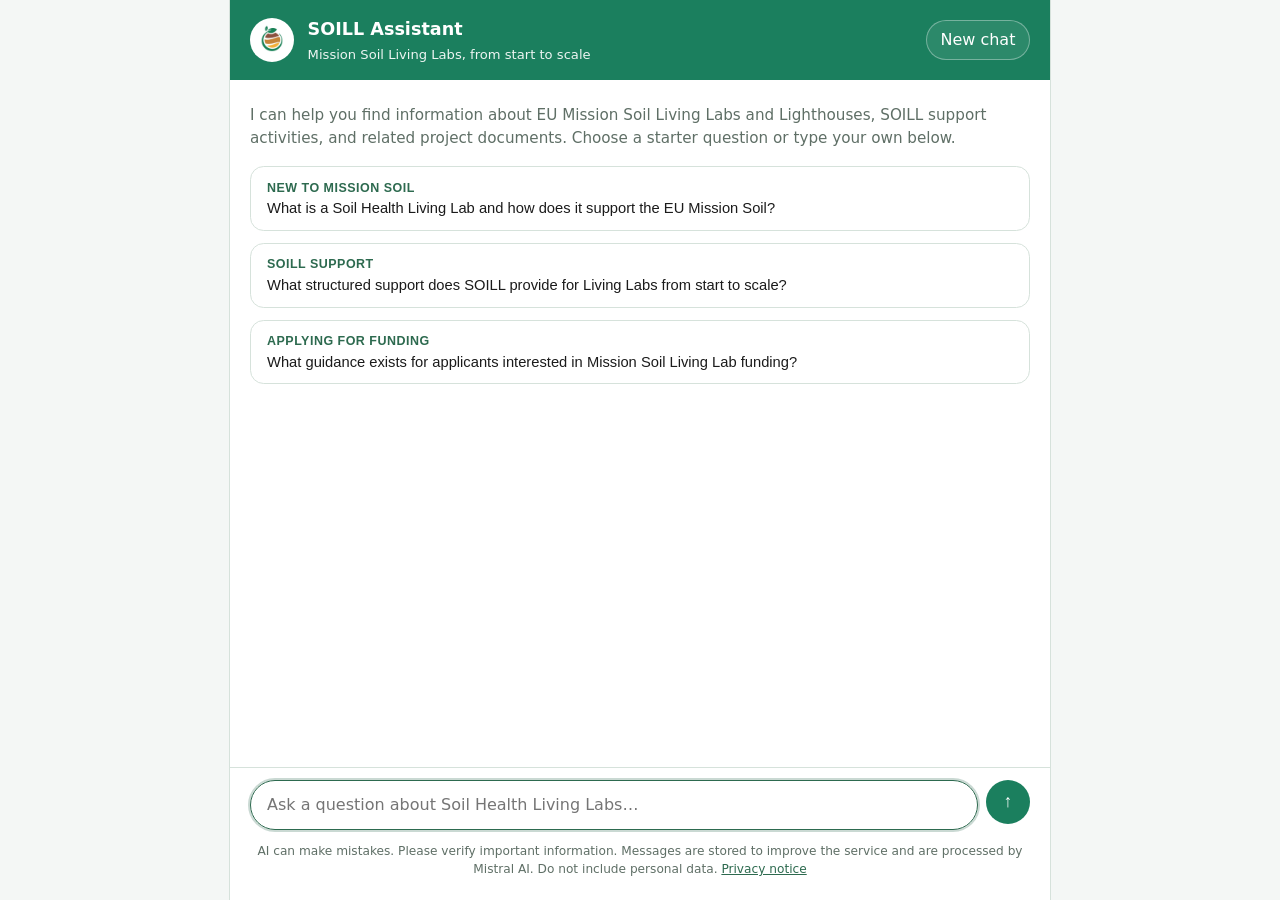
<file: web/index.html>
<!DOCTYPE html>
<html lang="en-GB">
<head>
  <meta charset="UTF-8">
  <meta name="viewport" content="width=device-width, initial-scale=1.0">
  <title>SOILL Assistant</title>
  <link rel="stylesheet" href="chat.css?v=20260903-header">
</head>
<body class="chat-page">
  <div class="chat-shell">
    <header class="chat-header">
      <div class="chat-header__brand">
        <img class="chat-header__logo" src="assets/soill-logo.jpg" alt="SOILL logo">
        <div>
          <h1>SOILL Assistant</h1>
          <p class="chat-header__tagline">Mission Soil Living Labs, from start to scale</p>
        </div>
      </div>
      <button type="button" id="new-chat-btn" class="chat-header__action" title="Start a new conversation">
        New chat
      </button>
    </header>

    <main class="chat-main">
      <div id="welcome" class="welcome">
        <p class="welcome__intro">
          I can help you find information about EU Mission Soil Living Labs and
          Lighthouses, SOILL support activities, and related project documents.
          Choose a starter question or type your own below.
        </p>
        <div id="starter-prompts" class="starter-prompts" role="list"></div>
      </div>

      <div id="messages" class="messages" aria-live="polite"></div>
    </main>

    <footer class="chat-footer">
      <form id="chat-form" class="chat-form">
        <input
          id="message-input"
          type="text"
          placeholder="Ask a question about Soil Health Living Labs…"
          autocomplete="off"
          required
        >
        <button type="submit" aria-label="Send message">
          <span aria-hidden="true">↑</span>
        </button>
      </form>
      <p class="chat-footer__disclaimer">
        AI can make mistakes. Please verify important information. Messages are
        stored to improve the service and are processed by Mistral AI. Do not
        include personal data.
        <a href="privacy.html">Privacy notice</a>
      </p>
      <p id="status" class="chat-footer__status"></p>
    </footer>
  </div>

  <script src="chat.js?v=20260731-privacy"></script>
</body>
</html>
</file>
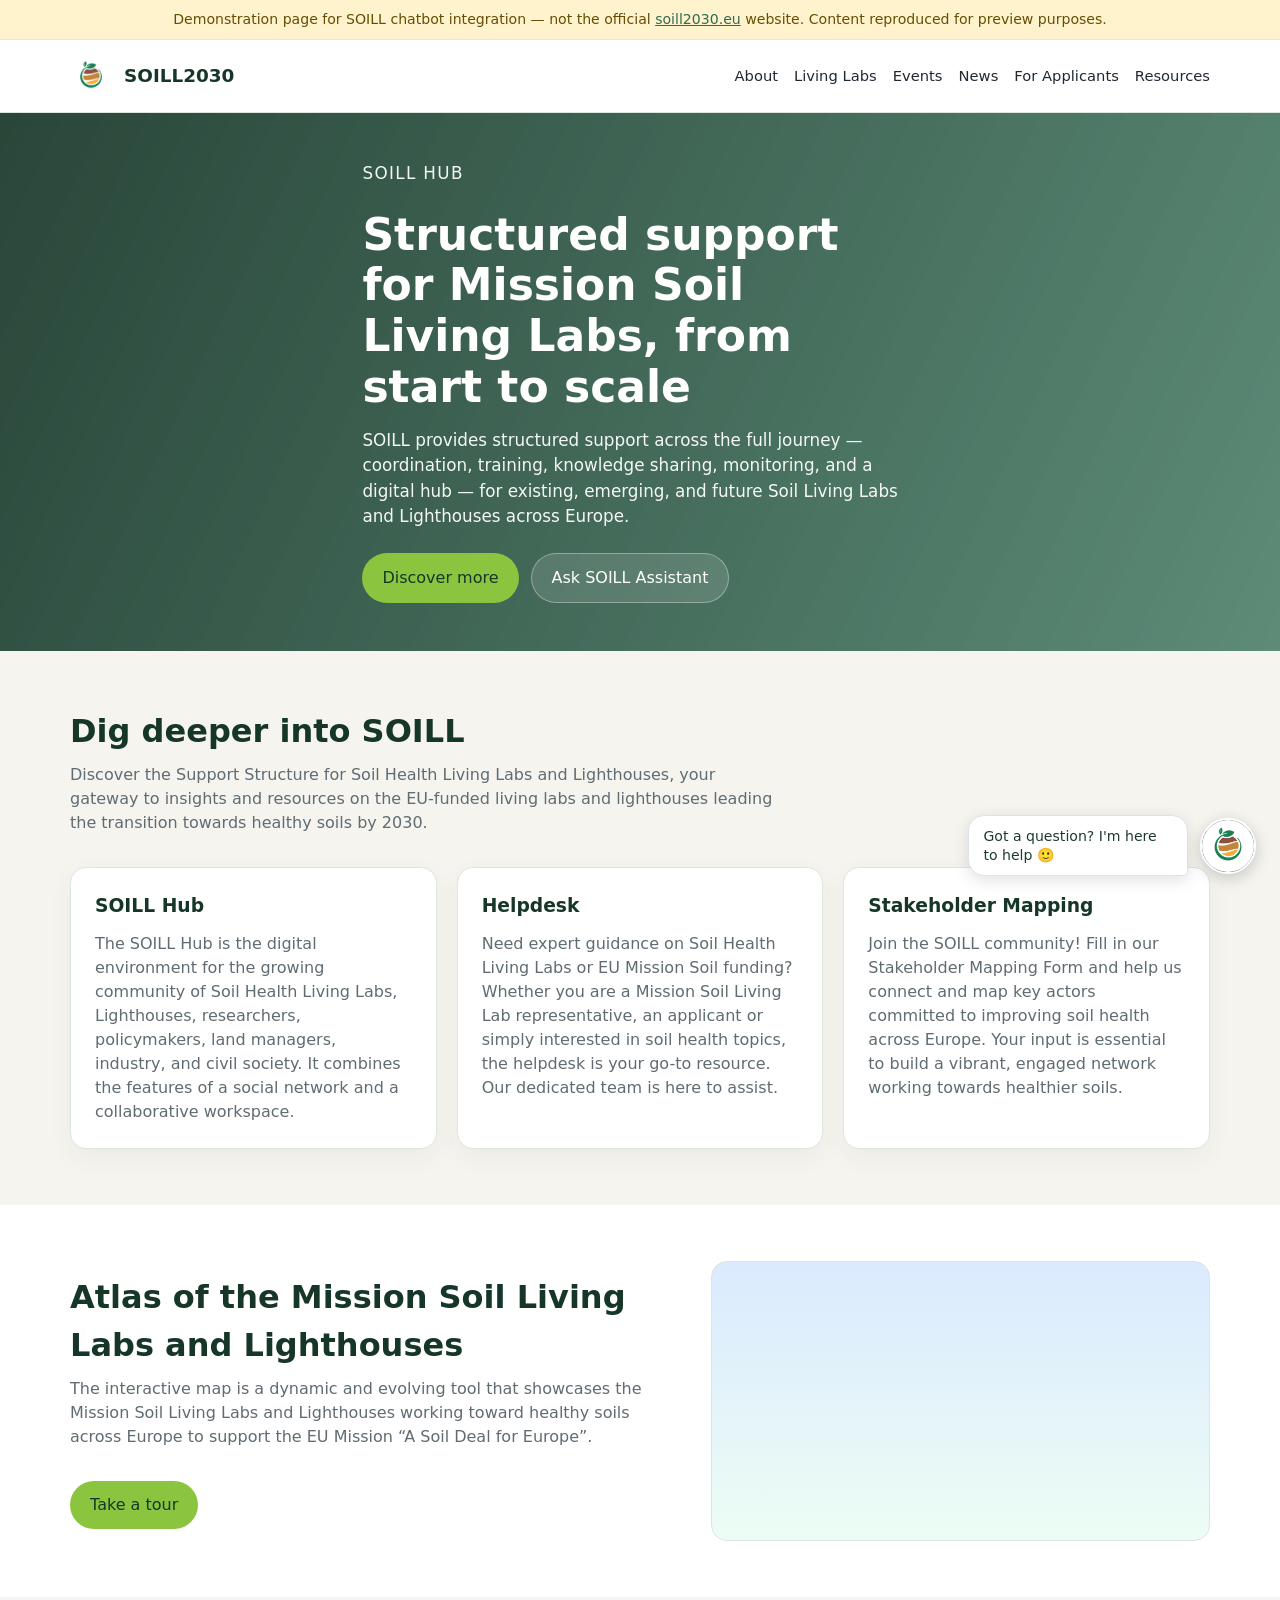
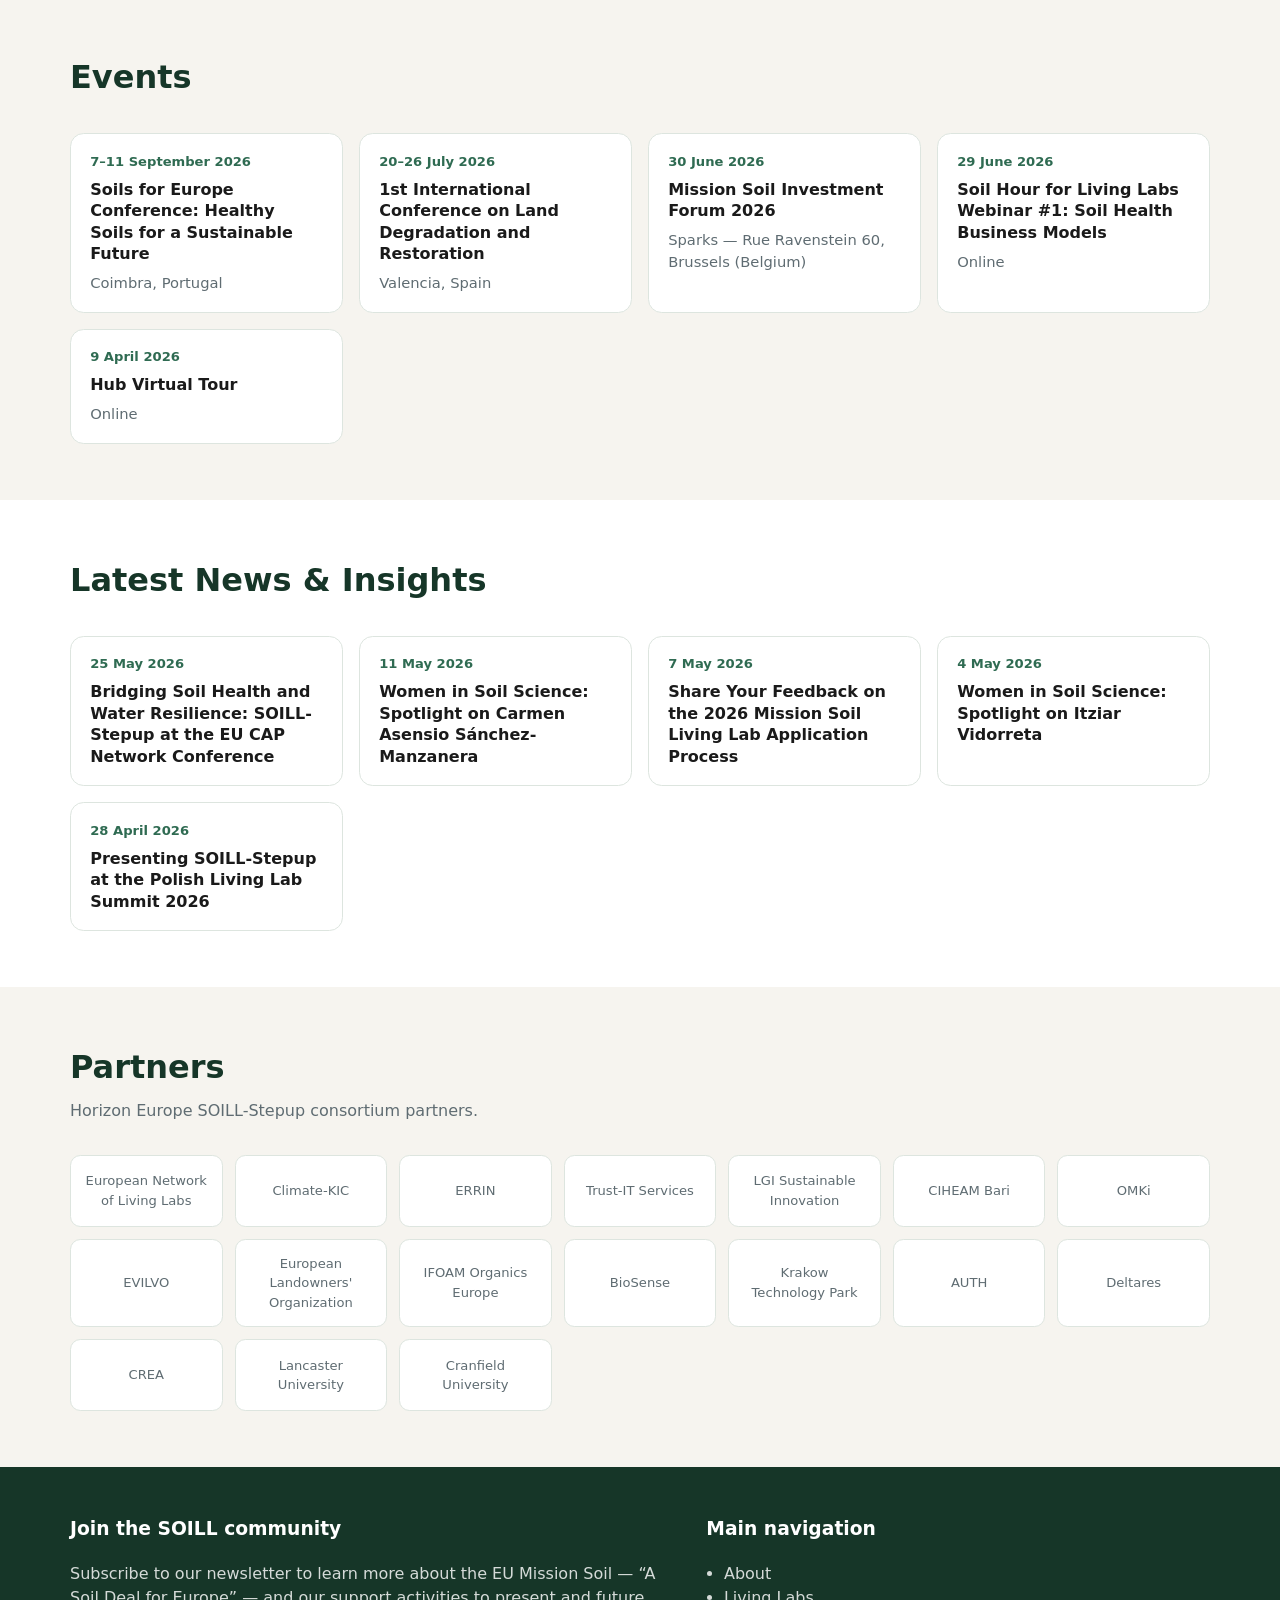
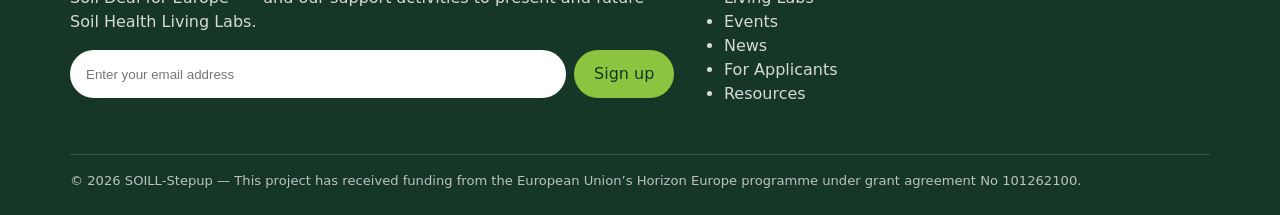
<file: web/soill2030-demo/index.html>
<!DOCTYPE html>
<html lang="en-GB">
<head>
  <meta charset="UTF-8">
  <meta name="viewport" content="width=device-width, initial-scale=1.0">
  <title>SOILL | Support Structure for Soil Health Living Labs and Lighthouses</title>
  <meta name="description" content="Demonstration mock of soill2030.eu with embedded SOILL Assistant chatbot.">
  <link rel="stylesheet" href="styles.css">
</head>
<body>
  <div class="demo-banner">
    Demonstration page for SOILL chatbot integration — not the official
    <a href="https://www.soill2030.eu/" target="_blank" rel="noopener">soill2030.eu</a>
    website. Content reproduced for preview purposes.
  </div>

  <header class="site-header">
    <div class="site-header__inner">
      <a class="brand" href="#top">
        <img class="brand__mark" src="assets/soill-logo.jpg" alt="SOILL logo">
        <span class="brand__text">SOILL2030</span>
      </a>
      <nav class="main-nav" aria-label="Main navigation">
        <a href="#about">About</a>
        <a href="#living-labs">Living Labs</a>
        <a href="#events">Events</a>
        <a href="#news">News</a>
        <a href="#applicants">For Applicants</a>
        <a href="#resources">Resources</a>
      </nav>
    </div>
  </header>

  <main id="top">
    <section class="hero">
      <div class="hero__inner">
        <p class="hero__eyebrow">SOILL Hub</p>
        <h1>Structured support for Mission Soil Living Labs, from start to scale</h1>
        <p>
          SOILL provides structured support across the full journey — coordination,
          training, knowledge sharing, monitoring, and a digital hub — for existing,
          emerging, and future Soil Living Labs and Lighthouses across Europe.
        </p>
        <div class="hero__actions">
          <a class="btn btn-primary" href="#resources">Discover more</a>
          <button type="button" class="btn btn-secondary" id="open-chat-btn">
            Ask SOILL Assistant
          </button>
        </div>
      </div>
    </section>

    <section class="section section--cream" id="about">
      <div class="section-inner">
        <div class="section__header">
          <h2>Dig deeper into SOILL</h2>
          <p>
            Discover the Support Structure for Soil Health Living Labs and
            Lighthouses, your gateway to insights and resources on the EU-funded
            living labs and lighthouses leading the transition towards healthy soils
            by 2030.
          </p>
        </div>

        <div class="cards-3">
          <article class="card" id="resources">
            <h3>SOILL Hub</h3>
            <p>
              The SOILL Hub is the digital environment for the growing community of
              Soil Health Living Labs, Lighthouses, researchers, policymakers, land
              managers, industry, and civil society. It combines the features of a
              social network and a collaborative workspace.
            </p>
          </article>
          <article class="card">
            <h3>Helpdesk</h3>
            <p>
              Need expert guidance on Soil Health Living Labs or EU Mission Soil
              funding? Whether you are a Mission Soil Living Lab representative, an
              applicant or simply interested in soil health topics, the helpdesk is
              your go-to resource. Our dedicated team is here to assist.
            </p>
          </article>
          <article class="card">
            <h3>Stakeholder Mapping</h3>
            <p>
              Join the SOILL community! Fill in our Stakeholder Mapping Form and help
              us connect and map key actors committed to improving soil health across
              Europe. Your input is essential to build a vibrant, engaged network
              working towards healthier soils.
            </p>
          </article>
        </div>
      </div>
    </section>

    <section class="section" id="living-labs">
      <div class="section-inner atlas">
        <div>
          <div class="section__header">
            <h2>Atlas of the Mission Soil Living Labs and Lighthouses</h2>
            <p>
              The interactive map is a dynamic and evolving tool that showcases the
              Mission Soil Living Labs and Lighthouses working toward healthy soils
              across Europe to support the EU Mission “A Soil Deal for Europe”.
            </p>
          </div>
          <a class="btn btn-primary" href="#top">Take a tour</a>
        </div>
        <div class="atlas__map" role="img" aria-label="Map placeholder for Mission Soil Living Labs"></div>
      </div>
    </section>

    <section class="section section--cream" id="events">
      <div class="section-inner">
        <div class="section__header">
          <h2>Events</h2>
        </div>
        <div class="events-grid">
          <article class="event-card">
            <time datetime="2026-09-07">7–11 September 2026</time>
            <h3>Soils for Europe Conference: Healthy Soils for a Sustainable Future</h3>
            <p>Coimbra, Portugal</p>
          </article>
          <article class="event-card">
            <time datetime="2026-07-20">20–26 July 2026</time>
            <h3>1st International Conference on Land Degradation and Restoration</h3>
            <p>Valencia, Spain</p>
          </article>
          <article class="event-card">
            <time datetime="2026-06-30">30 June 2026</time>
            <h3>Mission Soil Investment Forum 2026</h3>
            <p>Sparks — Rue Ravenstein 60, Brussels (Belgium)</p>
          </article>
          <article class="event-card">
            <time datetime="2026-06-29">29 June 2026</time>
            <h3>Soil Hour for Living Labs Webinar #1: Soil Health Business Models</h3>
            <p>Online</p>
          </article>
          <article class="event-card">
            <time datetime="2026-04-09">9 April 2026</time>
            <h3>Hub Virtual Tour</h3>
            <p>Online</p>
          </article>
        </div>
      </div>
    </section>

    <section class="section" id="news">
      <div class="section-inner">
        <div class="section__header">
          <h2>Latest News &amp; Insights</h2>
        </div>
        <div class="news-grid">
          <article class="news-card">
            <time datetime="2026-05-25">25 May 2026</time>
            <h3>Bridging Soil Health and Water Resilience: SOILL-Stepup at the EU CAP Network Conference</h3>
          </article>
          <article class="news-card">
            <time datetime="2026-05-11">11 May 2026</time>
            <h3>Women in Soil Science: Spotlight on Carmen Asensio Sánchez-Manzanera</h3>
          </article>
          <article class="news-card">
            <time datetime="2026-05-07">7 May 2026</time>
            <h3>Share Your Feedback on the 2026 Mission Soil Living Lab Application Process</h3>
          </article>
          <article class="news-card">
            <time datetime="2026-05-04">4 May 2026</time>
            <h3>Women in Soil Science: Spotlight on Itziar Vidorreta</h3>
          </article>
          <article class="news-card">
            <time datetime="2026-04-28">28 April 2026</time>
            <h3>Presenting SOILL-Stepup at the Polish Living Lab Summit 2026</h3>
          </article>
        </div>
      </div>
    </section>

    <section class="section section--cream" id="applicants">
      <div class="section-inner">
        <div class="section__header">
          <h2>Partners</h2>
          <p>Horizon Europe SOILL-Stepup consortium partners.</p>
        </div>
        <div class="partners">
          <div class="partner">European Network of Living Labs</div>
          <div class="partner">Climate-KIC</div>
          <div class="partner">ERRIN</div>
          <div class="partner">Trust-IT Services</div>
          <div class="partner">LGI Sustainable Innovation</div>
          <div class="partner">CIHEAM Bari</div>
          <div class="partner">OMKi</div>
          <div class="partner">EVILVO</div>
          <div class="partner">European Landowners' Organization</div>
          <div class="partner">IFOAM Organics Europe</div>
          <div class="partner">BioSense</div>
          <div class="partner">Krakow Technology Park</div>
          <div class="partner">AUTH</div>
          <div class="partner">Deltares</div>
          <div class="partner">CREA</div>
          <div class="partner">Lancaster University</div>
          <div class="partner">Cranfield University</div>
        </div>
      </div>
    </section>
  </main>

  <footer class="site-footer">
    <div class="footer-inner">
      <div class="footer-grid">
        <div>
          <h3>Join the SOILL community</h3>
          <p>
            Subscribe to our newsletter to learn more about the EU Mission Soil —
            “A Soil Deal for Europe” — and our support activities to present and
            future Soil Health Living Labs.
          </p>
          <form class="newsletter" action="#" onsubmit="return false;">
            <input type="email" placeholder="Enter your email address" aria-label="Email address">
            <button type="submit" class="btn btn-primary">Sign up</button>
          </form>
        </div>
        <div>
          <h3>Main navigation</h3>
          <ul>
            <li>About</li>
            <li>Living Labs</li>
            <li>Events</li>
            <li>News</li>
            <li>For Applicants</li>
            <li>Resources</li>
          </ul>
        </div>
      </div>
      <div class="footer-bottom">
        © 2026 SOILL-Stepup — This project has received funding from the European
        Union’s Horizon Europe programme under grant agreement No 101262100.
      </div>
    </div>
  </footer>

  <script src="config.js?v=20260903-header"></script>
  <script src="embed-chat.js?v=20260903-header"></script>
  <script>
    document.getElementById("open-chat-btn").addEventListener("click", () => {
      const toggle = document.querySelector(".soill-widget-toggle");
      if (toggle) {
        toggle.click();
      }
    });
  </script>
</body>
</html>
</file>
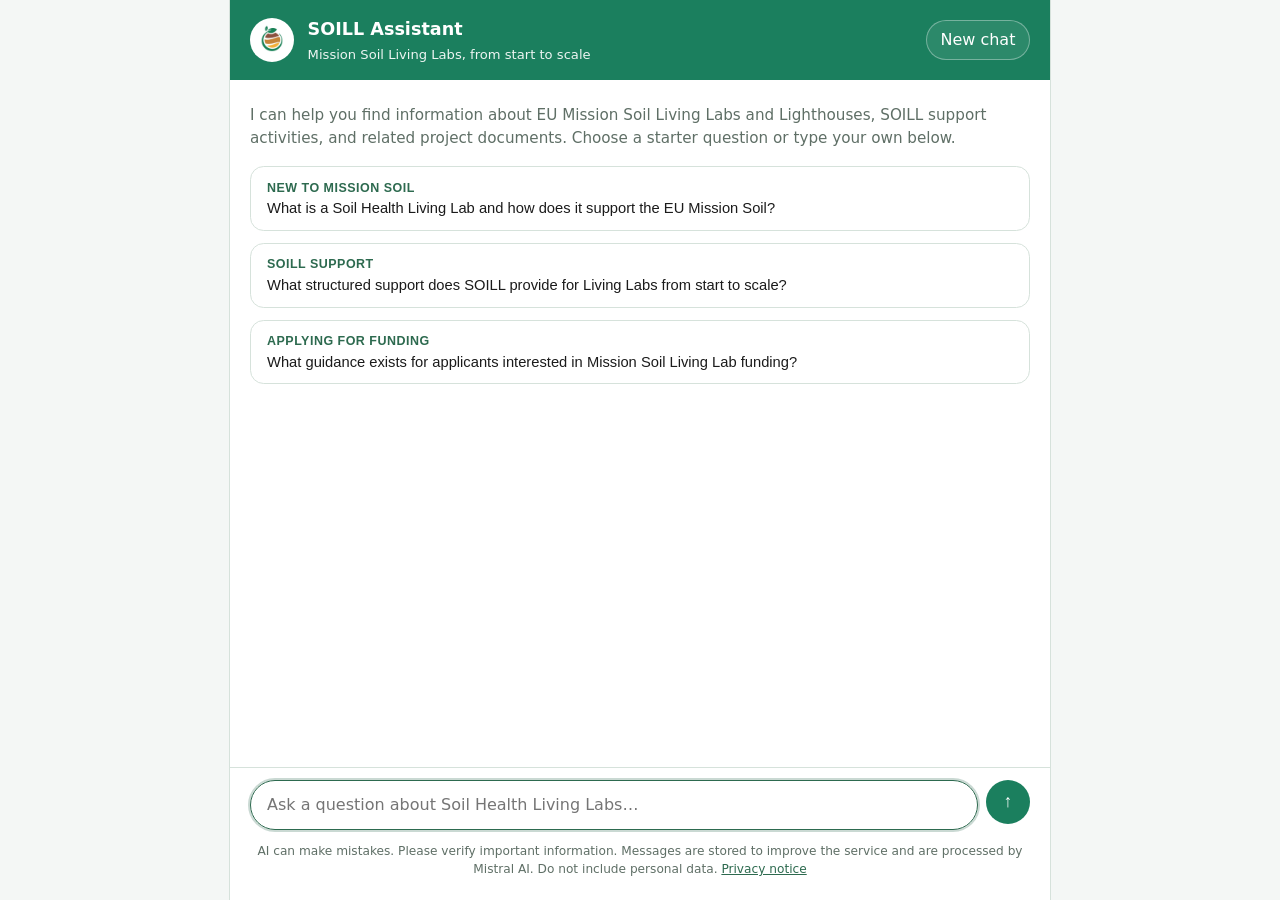
<file: web/soill2030-demo/chat/index.html>
<!DOCTYPE html>
<html lang="en-GB">
<head>
  <meta charset="UTF-8">
  <meta name="viewport" content="width=device-width, initial-scale=1.0">
  <title>SOILL Assistant</title>
  <link rel="stylesheet" href="chat.css?v=20260903-header">
</head>
<body class="chat-page">
  <div class="chat-shell">
    <header class="chat-header">
      <div class="chat-header__brand">
        <img class="chat-header__logo" src="../assets/soill-logo.jpg" alt="SOILL logo">
        <div>
          <h1>SOILL Assistant</h1>
          <p class="chat-header__tagline">Mission Soil Living Labs, from start to scale</p>
        </div>
      </div>
      <button type="button" id="new-chat-btn" class="chat-header__action" title="Start a new conversation">
        New chat
      </button>
    </header>

    <main class="chat-main">
      <div id="welcome" class="welcome">
        <p class="welcome__intro">
          I can help you find information about EU Mission Soil Living Labs and
          Lighthouses, SOILL support activities, and related project documents.
          Choose a starter question or type your own below.
        </p>
        <div id="starter-prompts" class="starter-prompts" role="list"></div>
      </div>

      <div id="messages" class="messages" aria-live="polite"></div>
    </main>

    <footer class="chat-footer">
      <form id="chat-form" class="chat-form">
        <input
          id="message-input"
          type="text"
          placeholder="Ask a question about Soil Health Living Labs…"
          autocomplete="off"
          required
        >
        <button type="submit" aria-label="Send message">
          <span aria-hidden="true">↑</span>
        </button>
      </form>
      <p class="chat-footer__disclaimer">
        AI can make mistakes. Please verify important information. Messages are
        stored to improve the service and are processed by Mistral AI. Do not
        include personal data.
        <a href="../../privacy.html">Privacy notice</a>
      </p>
      <p id="status" class="chat-footer__status"></p>
    </footer>
  </div>

  <script src="chat.js?v=20260731-privacy"></script>
</body>
</html>
</file>
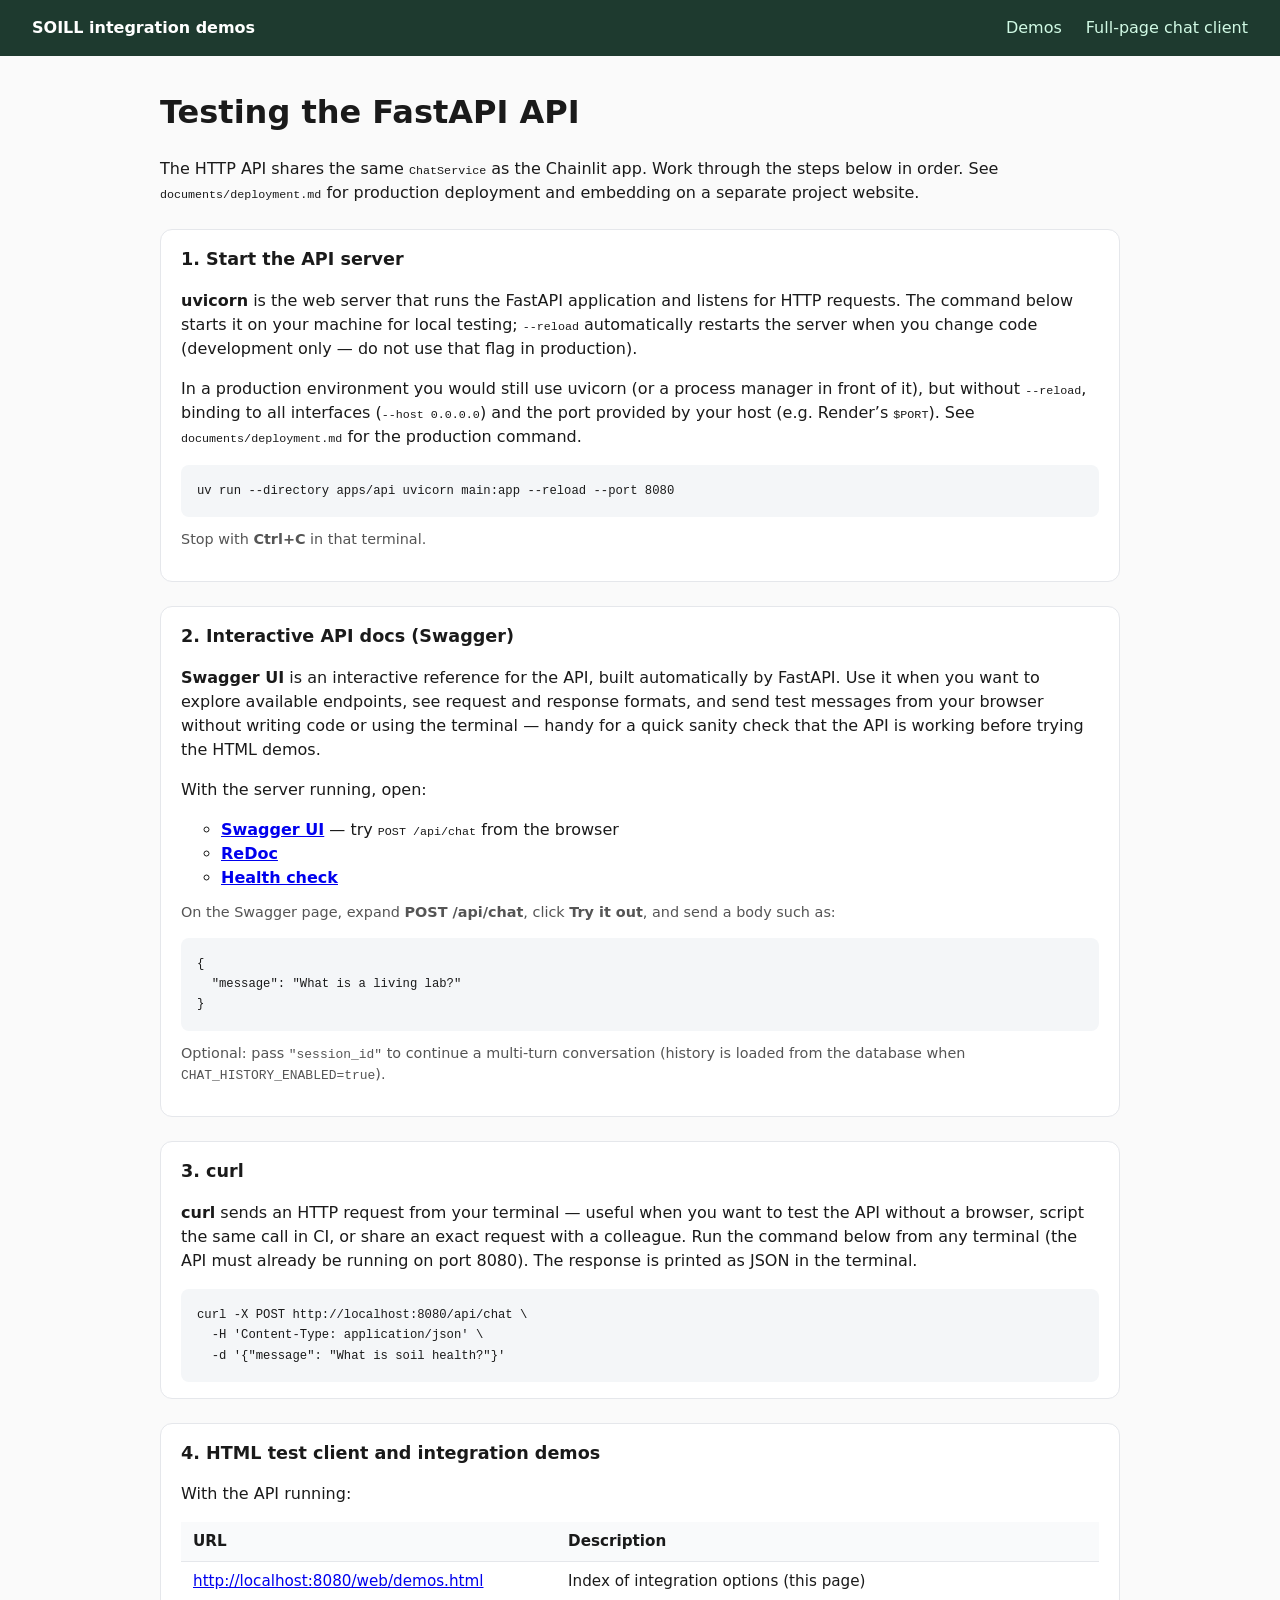
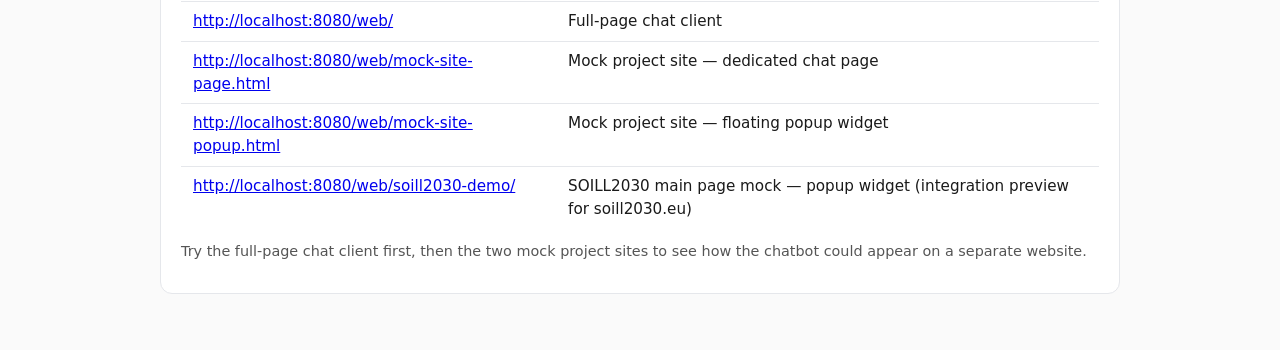
<file: web/demos.html>
<!DOCTYPE html>
<html lang="en-GB">
<head>
  <meta charset="UTF-8">
  <meta name="viewport" content="width=device-width, initial-scale=1.0">
  <title>SOILL — Web integration demos</title>
  <link rel="stylesheet" href="mock-site.css">
  <style>
    .demo-steps {
      counter-reset: step;
      list-style: none;
      padding: 0;
      margin: 1.5rem 0;
    }

    .demo-steps > li {
      margin-bottom: 1.5rem;
      padding: 1rem 1.25rem;
      background: #fff;
      border: 1px solid #e5e7eb;
      border-radius: 0.75rem;
    }

    .demo-steps > li > h2 {
      margin: 0 0 0.75rem;
      font-size: 1.1rem;
    }

    .demo-steps > li > h2::before {
      counter-increment: step;
      content: counter(step) ". ";
    }

    .demo-table {
      width: 100%;
      border-collapse: collapse;
      font-size: 0.95rem;
    }

    .demo-table th,
    .demo-table td {
      text-align: left;
      padding: 0.5rem 0.75rem;
      border-bottom: 1px solid #e5e7eb;
      vertical-align: top;
    }

    .demo-table th {
      font-weight: 600;
      background: #f9fafb;
    }

    .demo-table tr:last-child td {
      border-bottom: none;
    }

    pre {
      overflow-x: auto;
      background: #f4f6f8;
      padding: 1rem;
      border-radius: 0.5rem;
      font-size: 0.85rem;
      margin: 0.75rem 0 0;
    }

    code {
      font-size: 0.9em;
    }

    .mock-note {
      margin-top: 0.75rem;
    }
  </style>
</head>
<body class="mock-site">
  <nav class="mock-nav">
    <span class="brand">SOILL integration demos</span>
    <a href="demos.html">Demos</a>
    <a href="index.html">Full-page chat client</a>
  </nav>

  <main class="mock-main">
    <h1>Testing the FastAPI API</h1>
    <p>
      The HTTP API shares the same <code>ChatService</code> as the Chainlit app.
      Work through the steps below in order. See
      <code>documents/deployment.md</code> for production deployment and embedding
      on a separate project website.
    </p>

    <ol class="demo-steps">
      <li>
        <h2>Start the API server</h2>
        <p>
          <strong>uvicorn</strong> is the web server that runs the FastAPI
          application and listens for HTTP requests. The command below starts it
          on your machine for local testing; <code>--reload</code> automatically
          restarts the server when you change code (development only — do not use
          that flag in production).
        </p>
        <p>
          In a production environment you would still use uvicorn (or a process
          manager in front of it), but without <code>--reload</code>, binding to
          all interfaces (<code>--host 0.0.0.0</code>) and the port provided by
          your host (e.g. Render’s <code>$PORT</code>). See
          <code>documents/deployment.md</code> for the production command.
        </p>
        <pre><code>uv run --directory apps/api uvicorn main:app --reload --port 8080</code></pre>
        <p class="mock-note">Stop with <strong>Ctrl+C</strong> in that terminal.</p>
      </li>

      <li>
        <h2>Interactive API docs (Swagger)</h2>
        <p>
          <strong>Swagger UI</strong> is an interactive reference for the API, built
          automatically by FastAPI. Use it when you want to explore available
          endpoints, see request and response formats, and send test messages from
          your browser without writing code or using the terminal — handy for a
          quick sanity check that the API is working before trying the HTML demos.
        </p>
        <p>With the server running, open:</p>
        <ul>
          <li><a href="/docs"><strong>Swagger UI</strong></a> — try <code>POST /api/chat</code> from the browser</li>
          <li><a href="/redoc"><strong>ReDoc</strong></a></li>
          <li><a href="/health"><strong>Health check</strong></a></li>
        </ul>
        <p class="mock-note">
          On the Swagger page, expand <strong>POST /api/chat</strong>, click
          <strong>Try it out</strong>, and send a body such as:
        </p>
        <pre><code>{
  "message": "What is a living lab?"
}</code></pre>
        <p class="mock-note">
          Optional: pass <code>"session_id"</code> to continue a multi-turn
          conversation (history is loaded from the database when
          <code>CHAT_HISTORY_ENABLED=true</code>).
        </p>
      </li>

      <li>
        <h2>curl</h2>
        <p>
          <strong>curl</strong> sends an HTTP request from your terminal — useful
          when you want to test the API without a browser, script the same call in
          CI, or share an exact request with a colleague. Run the command below from
          any terminal (the API must already be running on port 8080). The response
          is printed as JSON in the terminal.
        </p>
        <pre><code>curl -X POST http://localhost:8080/api/chat \
  -H 'Content-Type: application/json' \
  -d '{"message": "What is soil health?"}'</code></pre>
      </li>

      <li>
        <h2>HTML test client and integration demos</h2>
        <p>With the API running:</p>
        <table class="demo-table">
          <thead>
            <tr>
              <th>URL</th>
              <th>Description</th>
            </tr>
          </thead>
          <tbody>
            <tr>
              <td><a href="demos.html">http://localhost:8080/web/demos.html</a></td>
              <td>Index of integration options (this page)</td>
            </tr>
            <tr>
              <td><a href="index.html">http://localhost:8080/web/</a></td>
              <td>Full-page chat client</td>
            </tr>
            <tr>
              <td><a href="mock-site-page.html">http://localhost:8080/web/mock-site-page.html</a></td>
              <td>Mock project site — dedicated chat page</td>
            </tr>
            <tr>
              <td><a href="mock-site-popup.html">http://localhost:8080/web/mock-site-popup.html</a></td>
              <td>Mock project site — floating popup widget</td>
            </tr>
            <tr>
              <td><a href="soill2030-demo/index.html">http://localhost:8080/web/soill2030-demo/</a></td>
              <td>SOILL2030 main page mock — popup widget (integration preview for soill2030.eu)</td>
            </tr>
          </tbody>
        </table>
        <p class="mock-note">
          Try the full-page chat client first, then the two mock project sites to
          see how the chatbot could appear on a separate website.
        </p>
      </li>
    </ol>
  </main>
</body>
</html>
</file>
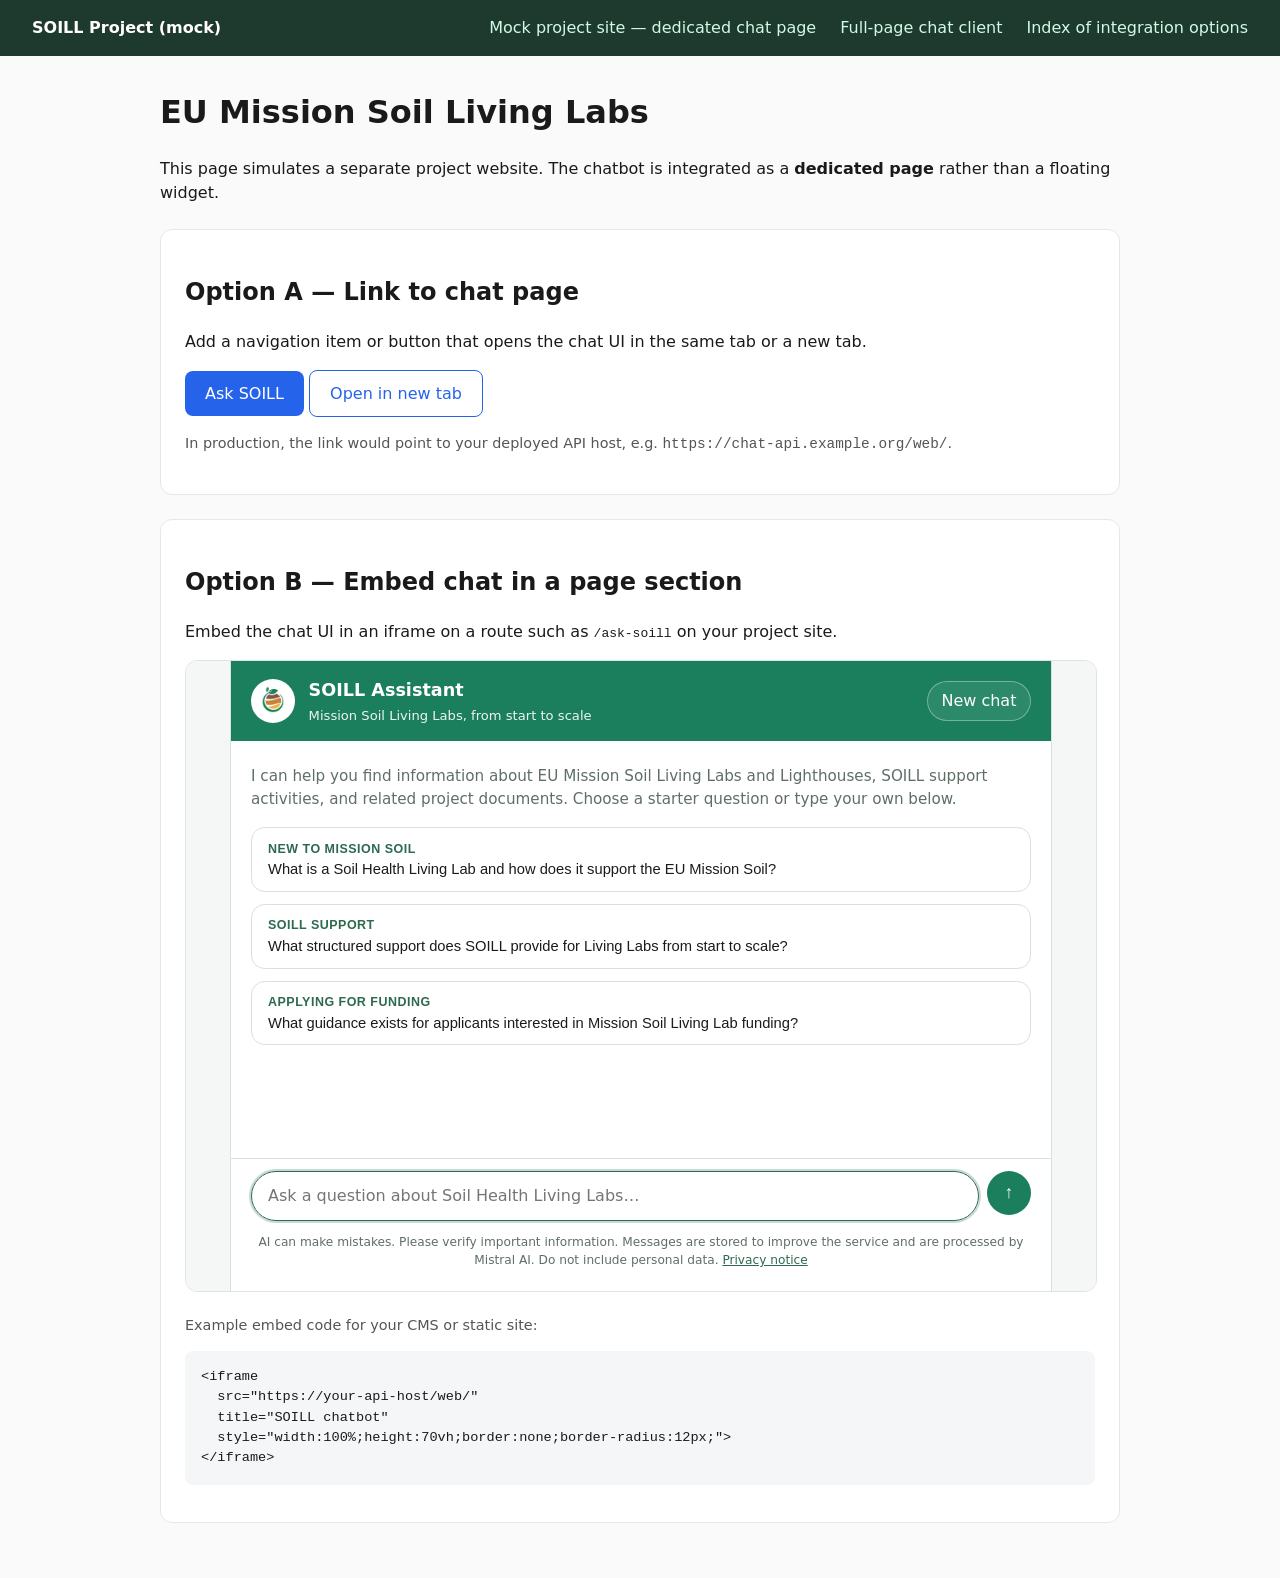
<file: web/mock-site-page.html>
<!DOCTYPE html>
<html lang="en-GB">
<head>
  <meta charset="UTF-8">
  <meta name="viewport" content="width=device-width, initial-scale=1.0">
  <title>SOILL Project — Mock site (dedicated chat page)</title>
  <link rel="stylesheet" href="mock-site.css">
</head>
<body class="mock-site">
  <nav class="mock-nav">
    <span class="brand">SOILL Project (mock)</span>
    <a href="mock-site-page.html">Mock project site — dedicated chat page</a>
    <a href="index.html">Full-page chat client</a>
    <a href="demos.html">Index of integration options</a>
  </nav>

  <main class="mock-main">
    <h1>EU Mission Soil Living Labs</h1>
    <p>
      This page simulates a separate project website. The chatbot is integrated
      as a <strong>dedicated page</strong> rather than a floating widget.
    </p>

    <div class="mock-card">
      <h2>Option A — Link to chat page</h2>
      <p>
        Add a navigation item or button that opens the chat UI in the same tab
        or a new tab.
      </p>
      <p>
        <a class="mock-button" href="index.html">Ask SOILL</a>
        <a class="mock-button secondary" href="index.html" target="_blank" rel="noopener">
          Open in new tab
        </a>
      </p>
      <p class="mock-note">
        In production, the link would point to your deployed API host, e.g.
        <code>https://chat-api.example.org/web/</code>.
      </p>
    </div>

    <div class="mock-card" id="embedded">
      <h2>Option B — Embed chat in a page section</h2>
      <p>
        Embed the chat UI in an iframe on a route such as
        <code>/ask-soill</code> on your project site.
      </p>
      <iframe
        class="embed-frame"
        src="index.html"
        title="SOILL chatbot"
      ></iframe>
      <p class="mock-note">
        Example embed code for your CMS or static site:
      </p>
      <pre style="overflow-x:auto;background:#f4f6f8;padding:1rem;border-radius:0.5rem;font-size:0.85rem;"><code>&lt;iframe
  src="https://your-api-host/web/"
  title="SOILL chatbot"
  style="width:100%;height:70vh;border:none;border-radius:12px;"&gt;
&lt;/iframe&gt;</code></pre>
    </div>
  </main>
</body>
</html>
</file>
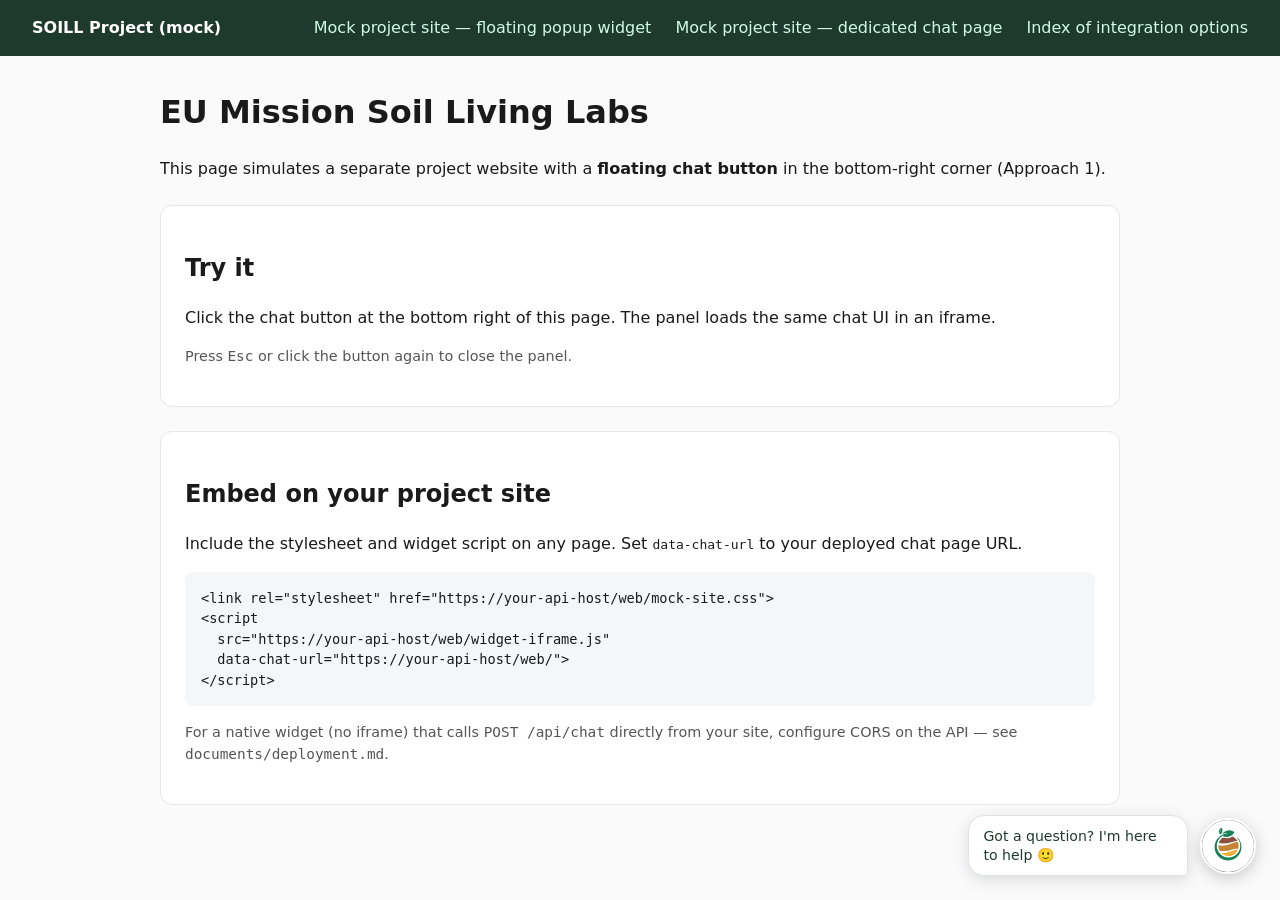
<file: web/mock-site-popup.html>
<!DOCTYPE html>
<html lang="en-GB">
<head>
  <meta charset="UTF-8">
  <meta name="viewport" content="width=device-width, initial-scale=1.0">
  <title>SOILL Project — Mock site (floating popup)</title>
  <link rel="stylesheet" href="mock-site.css">
</head>
<body class="mock-site">
  <nav class="mock-nav">
    <span class="brand">SOILL Project (mock)</span>
    <a href="mock-site-popup.html">Mock project site — floating popup widget</a>
    <a href="mock-site-page.html">Mock project site — dedicated chat page</a>
    <a href="demos.html">Index of integration options</a>
  </nav>

  <main class="mock-main">
    <h1>EU Mission Soil Living Labs</h1>
    <p>
      This page simulates a separate project website with a
      <strong>floating chat button</strong> in the bottom-right corner (Approach 1).
    </p>

    <div class="mock-card">
      <h2>Try it</h2>
      <p>
        Click the chat button at the bottom right of this page. The panel loads
        the same chat UI in an iframe.
      </p>
      <p class="mock-note">
        Press <kbd>Esc</kbd> or click the button again to close the panel.
      </p>
    </div>

    <div class="mock-card">
      <h2>Embed on your project site</h2>
      <p>
        Include the stylesheet and widget script on any page. Set
        <code>data-chat-url</code> to your deployed chat page URL.
      </p>
      <pre style="overflow-x:auto;background:#f4f6f8;padding:1rem;border-radius:0.5rem;font-size:0.85rem;"><code>&lt;link rel="stylesheet" href="https://your-api-host/web/mock-site.css"&gt;
&lt;script
  src="https://your-api-host/web/widget-iframe.js"
  data-chat-url="https://your-api-host/web/"&gt;
&lt;/script&gt;</code></pre>
      <p class="mock-note">
        For a native widget (no iframe) that calls <code>POST /api/chat</code>
        directly from your site, configure CORS on the API — see
        <code>documents/deployment.md</code>.
      </p>
    </div>
  </main>

  <script
    src="widget-iframe.js"
    data-chat-url="index.html"
  ></script>
</body>
</html>
</file>
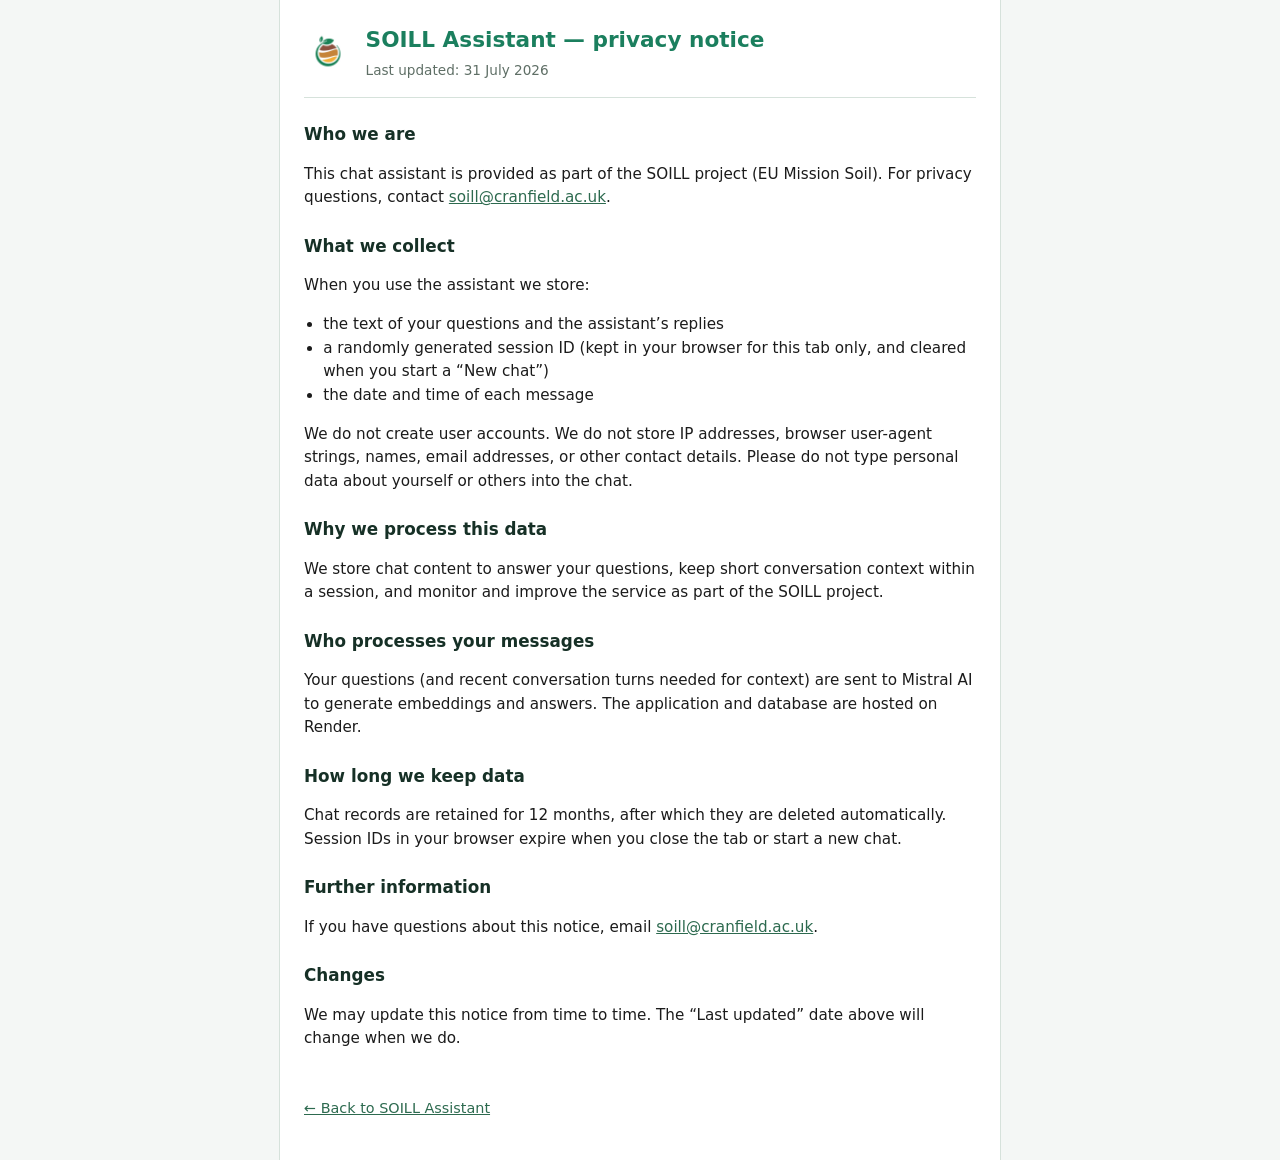
<file: web/privacy.html>
<!DOCTYPE html>
<html lang="en-GB">
<head>
  <meta charset="UTF-8">
  <meta name="viewport" content="width=device-width, initial-scale=1.0">
  <title>SOILL Assistant — privacy notice</title>
  <link rel="stylesheet" href="chat.css?v=20260903-header">
  <style>
    body.privacy-page {
      margin: 0;
      background: var(--soill-bg);
      color: var(--soill-text);
    }

    .privacy-shell {
      max-width: 720px;
      margin: 0 auto;
      min-height: 100vh;
      background: #fff;
      box-shadow: 0 0 0 1px var(--soill-border);
      padding: 1.5rem 1.5rem 2.5rem;
    }

    .privacy-shell header {
      display: flex;
      align-items: center;
      gap: 0.85rem;
      margin-bottom: 1.5rem;
      padding-bottom: 1rem;
      border-bottom: 1px solid var(--soill-border);
    }

    .privacy-shell header img {
      width: 48px;
      height: 48px;
      object-fit: contain;
      border-radius: 8px;
    }

    .privacy-shell h1 {
      margin: 0;
      font-size: 1.35rem;
      color: var(--soill-green);
    }

    .privacy-shell .updated {
      margin: 0.25rem 0 0;
      font-size: 0.85rem;
      color: var(--soill-muted);
    }

    .privacy-shell h2 {
      margin: 1.5rem 0 0.5rem;
      font-size: 1.05rem;
      color: var(--soill-green-dark);
    }

    .privacy-shell p,
    .privacy-shell li {
      font-size: 0.95rem;
      line-height: 1.55;
      color: var(--soill-text);
    }

    .privacy-shell ul {
      margin: 0.4rem 0 0;
      padding-left: 1.2rem;
    }

    .privacy-shell a {
      color: var(--soill-accent);
    }

    .privacy-back {
      display: inline-block;
      margin-top: 2rem;
      font-size: 0.9rem;
    }
  </style>
</head>
<body class="privacy-page">
  <article class="privacy-shell">
    <header>
      <img src="assets/soill-logo.jpg" alt="SOILL logo">
      <div>
        <h1>SOILL Assistant — privacy notice</h1>
        <p class="updated">Last updated: 31 July 2026</p>
      </div>
    </header>

    <h2>Who we are</h2>
    <p>
      This chat assistant is provided as part of the SOILL project (EU Mission Soil).
      For privacy questions, contact
      <a href="mailto:soill@cranfield.ac.uk">soill@cranfield.ac.uk</a>.
    </p>

    <h2>What we collect</h2>
    <p>When you use the assistant we store:</p>
    <ul>
      <li>the text of your questions and the assistant’s replies</li>
      <li>a randomly generated session ID (kept in your browser for this tab only, and cleared when you start a “New chat”)</li>
      <li>the date and time of each message</li>
    </ul>
    <p>
      We do not create user accounts. We do not store IP addresses, browser
      user-agent strings, names, email addresses, or other contact details.
      Please do not type personal data about yourself or others into the chat.
    </p>

    <h2>Why we process this data</h2>
    <p>
      We store chat content to answer your questions, keep short conversation
      context within a session, and monitor and improve the service as part of
      the SOILL project.
    </p>

    <h2>Who processes your messages</h2>
    <p>
      Your questions (and recent conversation turns needed for context) are sent to
      Mistral AI to generate embeddings and answers. The application and database
      are hosted on Render.
    </p>

    <h2>How long we keep data</h2>
    <p>
      Chat records are retained for 12 months, after which they are deleted
      automatically. Session IDs in your browser expire when you close the tab or
      start a new chat.
    </p>

    <h2>Further information</h2>
    <p>
      If you have questions about this notice, email
      <a href="mailto:soill@cranfield.ac.uk">soill@cranfield.ac.uk</a>.
    </p>

    <h2>Changes</h2>
    <p>
      We may update this notice from time to time. The “Last updated” date above will
      change when we do.
    </p>

    <a class="privacy-back" href="index.html">← Back to SOILL Assistant</a>
  </article>
</body>
</html>
</file>
<file: web/chat.css>
/**
 * SOILL Assistant — web chat styles.
 *
 * **Created:** 07-06-2026 (UK style).
 * **Updated:** 10-06-2026 — SOILL branding and NetZero-inspired layout.
 * **Updated:** 03-09-2026 — header forest green from SOILL-Stepup logo (#1B7F5E).
 */

:root {
  color-scheme: light;
  font-family: system-ui, -apple-system, "Segoe UI", sans-serif;
  line-height: 1.5;
  --soill-green: #1b7f5e;
  --soill-green-dark: #163026;
  --soill-accent: #2d6a4f;
  --soill-mint: #d8f3dc;
  --soill-bg: #f4f7f5;
  --soill-border: #d6e2db;
  --soill-text: #1b1b1b;
  --soill-muted: #5f6f66;
  --soill-user: #1b7f5e;
  --soill-error-bg: #fef2f2;
  --soill-error-border: #fecaca;
}

* {
  box-sizing: border-box;
}

body.chat-page {
  margin: 0;
  background: var(--soill-bg);
  color: var(--soill-text);
}

.chat-shell {
  min-height: 100vh;
  max-width: 820px;
  margin: 0 auto;
  display: flex;
  flex-direction: column;
  background: #fff;
  box-shadow: 0 0 0 1px var(--soill-border);
}

.chat-header {
  display: flex;
  align-items: center;
  justify-content: space-between;
  gap: 1rem;
  padding: 1rem 1.25rem;
  background: var(--soill-green);
  color: #fff;
}

.chat-header__brand {
  display: flex;
  align-items: center;
  gap: 0.85rem;
  min-width: 0;
}

.chat-header__logo {
  width: 2.75rem;
  height: 2.75rem;
  border-radius: 50%;
  object-fit: cover;
  flex-shrink: 0;
  background: #fff;
  border: 2px solid rgba(255, 255, 255, 0.35);
}

.chat-header h1 {
  margin: 0;
  font-size: 1.1rem;
  font-weight: 700;
}

.chat-header__tagline {
  margin: 0.15rem 0 0;
  font-size: 0.82rem;
  color: rgba(255, 255, 255, 0.92);
}

.chat-header__action {
  flex-shrink: 0;
  border: 1px solid rgba(255, 255, 255, 0.35);
  background: rgba(255, 255, 255, 0.08);
  color: #fff;
  border-radius: 999px;
  padding: 0.45rem 0.85rem;
  font: inherit;
  cursor: pointer;
}

.chat-header__action:hover {
  background: rgba(255, 255, 255, 0.16);
}

.chat-main {
  flex: 1;
  display: flex;
  flex-direction: column;
  min-height: 0;
  padding: 1rem 1.25rem 0.5rem;
}

.welcome {
  padding: 0.5rem 0 1rem;
}

.welcome__intro {
  margin: 0 0 1rem;
  color: var(--soill-muted);
  font-size: 0.95rem;
}

.starter-prompts {
  display: grid;
  gap: 0.75rem;
}

.starter-prompt {
  width: 100%;
  text-align: left;
  border: 1px solid var(--soill-border);
  background: #fff;
  border-radius: 0.85rem;
  padding: 0.85rem 1rem;
  cursor: pointer;
  transition: border-color 0.15s ease, box-shadow 0.15s ease;
}

.starter-prompt:hover {
  border-color: var(--soill-accent);
  box-shadow: 0 2px 10px rgba(30, 58, 47, 0.08);
}

.starter-prompt__label {
  display: block;
  font-size: 0.78rem;
  font-weight: 700;
  text-transform: uppercase;
  letter-spacing: 0.04em;
  color: var(--soill-accent);
  margin-bottom: 0.35rem;
}

.starter-prompt__text {
  display: block;
  color: var(--soill-text);
  font-size: 0.92rem;
}

.messages {
  flex: 1;
  overflow-y: auto;
  display: flex;
  flex-direction: column;
  gap: 0.85rem;
  padding: 0.5rem 0 1rem;
}

.message {
  max-width: 92%;
}

.message.user {
  align-self: flex-end;
  background: var(--soill-user);
  color: #fff;
  padding: 0.75rem 1rem;
  border-radius: 1rem 1rem 0.35rem 1rem;
}

.message.assistant {
  align-self: flex-start;
  width: 100%;
  max-width: 100%;
  background: #fff;
  border: 1px solid var(--soill-border);
  border-radius: 1rem;
  padding: 1rem;
}

.message.status {
  align-self: flex-start;
  background: #f8faf9;
  border: 1px dashed var(--soill-border);
  border-radius: 0.85rem;
  padding: 0.75rem 1rem;
  color: var(--soill-muted);
  font-size: 0.9rem;
}

.status-steps {
  margin: 0;
  padding-left: 1.1rem;
}

.message.error {
  align-self: flex-start;
  background: var(--soill-error-bg);
  border: 1px solid var(--soill-error-border);
  color: #991b1b;
  padding: 0.75rem 1rem;
  border-radius: 0.85rem;
}

.message__body {
  font-size: 0.95rem;
}

.message__body .answer-heading {
  margin: 0 0 0.65rem;
  font-size: 0.98rem;
  font-weight: 700;
  color: var(--soill-green-dark);
}

.message__body .answer-subtitle {
  margin: 0.85rem 0 0.35rem;
  font-size: 0.95rem;
  line-height: 1.35;
  color: var(--soill-green-dark);
}

.message__body .answer-subtitle:first-child {
  margin-top: 0;
}

.message__body .answer-paragraph {
  margin: 0 0 0.85rem;
}

.message__body .answer-paragraph:last-child {
  margin-bottom: 0;
}

.message__body .answer-list {
  margin: 0 0 0.85rem;
  padding-left: 1.25rem;
}

.message__body .answer-list li {
  margin-bottom: 0.45rem;
}

.message__body .answer-list li:last-child {
  margin-bottom: 0;
}

.message__body .answer-table-wrap {
  margin: 0 0 0.85rem;
  overflow-x: auto;
  -webkit-overflow-scrolling: touch;
}

.message__body .answer-table {
  width: 100%;
  border-collapse: collapse;
  font-size: 0.88rem;
  line-height: 1.35;
}

.message__body .answer-table th,
.message__body .answer-table td {
  border: 1px solid var(--soill-border, #d6e0d9);
  padding: 0.45rem 0.65rem;
  text-align: left;
  vertical-align: top;
}

.message__body .answer-table th {
  background: var(--soill-mint, #e8f3ec);
  color: var(--soill-green-dark, #1f4d36);
  font-weight: 700;
  white-space: nowrap;
}

.message__body .answer-table tr:nth-child(even) td {
  background: rgba(0, 0, 0, 0.02);
}

.message__body strong {
  color: var(--soill-green-dark);
}

.citation-badge {
  display: inline-flex;
  align-items: center;
  justify-content: center;
  min-width: 1.35rem;
  height: 1.35rem;
  margin: 0 0.1rem;
  padding: 0 0.35rem;
  border: none;
  border-radius: 999px;
  background: var(--soill-mint);
  color: var(--soill-green-dark);
  font-size: 0.75rem;
  font-weight: 700;
  cursor: pointer;
  vertical-align: super;
}

.citation-badge:hover {
  background: #b7e4c7;
}

.message__actions {
  display: flex;
  justify-content: flex-end;
  gap: 0.45rem;
  margin-top: 0.75rem;
}

.message__action {
  border: 1px solid var(--soill-border);
  background: #fff;
  color: var(--soill-muted);
  border-radius: 999px;
  padding: 0.25rem 0.7rem;
  font-size: 0.78rem;
  cursor: pointer;
}

.message__action:hover {
  color: var(--soill-green-dark);
  border-color: #b7e4c7;
}

.message__action[aria-pressed="true"] {
  color: var(--soill-green-dark);
  background: var(--soill-mint);
  border-color: #86c79a;
}

.sources-panel {
  margin-top: 1rem;
  padding-top: 0.25rem;
  border-top: 1px solid var(--soill-border);
}

.sources-panel__title {
  margin: 0;
  padding: 0.35rem 0;
  font-size: 0.78rem;
  letter-spacing: 0.06em;
  text-transform: uppercase;
  color: var(--soill-muted);
  cursor: pointer;
  list-style: none;
}

.sources-panel__title::-webkit-details-marker {
  display: none;
}

.sources-panel__title::before {
  content: "▸ ";
  display: inline-block;
  transition: transform 0.15s ease;
}

.sources-panel[open] .sources-panel__title::before {
  transform: rotate(90deg);
}

.sources-panel__list {
  margin: 0.5rem 0 0;
  padding: 0;
  list-style: none;
  display: grid;
  gap: 0.65rem;
}

.sources-panel__item {
  border: 1px solid var(--soill-border);
  border-radius: 0.75rem;
  padding: 0.75rem 0.85rem;
  background: #fafcfa;
}

.sources-panel__item.is-highlighted {
  border-color: var(--soill-accent);
  box-shadow: 0 0 0 2px rgba(45, 106, 79, 0.15);
}

.sources-panel__filename {
  font-weight: 600;
  font-size: 0.9rem;
  color: var(--soill-green-dark);
}

.sources-panel__meta {
  margin-top: 0.2rem;
  font-size: 0.8rem;
  color: var(--soill-muted);
}

.sources-panel__link {
  display: inline-block;
  margin-top: 0.35rem;
  font-size: 0.84rem;
  font-weight: 600;
  color: var(--soill-green-dark);
  text-decoration: underline;
  text-underline-offset: 2px;
}

.sources-panel__link:hover {
  color: var(--soill-green);
}

.sources-panel__preview {
  margin: 0.45rem 0 0;
  font-size: 0.84rem;
  color: #334155;
}

.follow-up {
  margin-top: 1rem;
  padding-top: 1rem;
  border-top: 1px solid var(--soill-border);
}

.follow-up__title {
  margin: 0 0 0.65rem;
  font-size: 0.78rem;
  letter-spacing: 0.06em;
  text-transform: uppercase;
  color: var(--soill-muted);
  font-weight: 700;
}

.follow-up__list {
  display: grid;
  gap: 0.55rem;
}

.follow-up__button {
  width: 100%;
  text-align: left;
  border: 1px solid var(--soill-border);
  background: #fafcfa;
  border-radius: 0.75rem;
  padding: 0.7rem 0.85rem;
  font: inherit;
  font-size: 0.88rem;
  color: var(--soill-text);
  cursor: pointer;
}

.follow-up__button:hover {
  border-color: var(--soill-accent);
  background: #f4faf6;
}

.chat-footer {
  padding: 0.75rem 1.25rem 1rem;
  border-top: 1px solid var(--soill-border);
  background: #fff;
}

.chat-form {
  display: flex;
  gap: 0.5rem;
}

#message-input {
  flex: 1;
  padding: 0.75rem 1rem;
  border: 1px solid var(--soill-border);
  border-radius: 999px;
  font: inherit;
  background: #fff;
}

#message-input:focus {
  outline: 2px solid rgba(45, 106, 79, 0.25);
  border-color: var(--soill-accent);
}

.chat-form button[type="submit"] {
  width: 2.75rem;
  height: 2.75rem;
  border: none;
  border-radius: 999px;
  background: var(--soill-green);
  color: #fff;
  font-size: 1.1rem;
  cursor: pointer;
}

.chat-form button[type="submit"]:disabled {
  opacity: 0.55;
  cursor: not-allowed;
}

.chat-footer__disclaimer {
  margin: 0.75rem 0 0;
  font-size: 0.76rem;
  color: var(--soill-muted);
  text-align: center;
}

.chat-footer__disclaimer a {
  color: var(--soill-accent);
  text-decoration: underline;
}

.chat-footer__status {
  margin: 0.35rem 0 0;
  font-size: 0.76rem;
  color: var(--soill-muted);
  text-align: center;
}

@media (max-width: 640px) {
  .chat-shell {
    min-height: 100dvh;
  }

  .chat-header {
    padding: 0.85rem 1rem;
  }

  .chat-main,
  .chat-footer {
    padding-left: 1rem;
    padding-right: 1rem;
  }
}
</file>
<file: web/soill2030-demo/styles.css>
/**
 * SOILL2030 main page — integration demo (unofficial mock).
 *
 * **Created:** 10-06-2026 (UK style).
 */

:root {
  --soill-green: #1f4d3a;
  --soill-green-dark: #163628;
  --soill-green-light: #2f6b52;
  --soill-accent: #8bc53f;
  --soill-cream: #f6f4ef;
  --soill-text: #1f2933;
  --soill-muted: #5f6c72;
  --soill-border: #dde5df;
  --max-width: 1180px;
  font-family: "Segoe UI", system-ui, -apple-system, sans-serif;
  line-height: 1.55;
  color: var(--soill-text);
}

* {
  box-sizing: border-box;
}

body {
  margin: 0;
  background: #fff;
}

a {
  color: var(--soill-green-light);
}

.demo-banner {
  background: #fff3cd;
  color: #664d03;
  text-align: center;
  padding: 0.55rem 1rem;
  font-size: 0.88rem;
  border-bottom: 1px solid #ffe69c;
}

.site-header {
  background: #fff;
  border-bottom: 1px solid var(--soill-border);
  position: sticky;
  top: 0;
  z-index: 100;
}

.site-header__inner,
.section-inner,
.footer-inner {
  max-width: var(--max-width);
  margin: 0 auto;
  padding: 0 1.25rem;
}

.site-header__inner {
  display: flex;
  align-items: center;
  justify-content: space-between;
  gap: 1rem;
  min-height: 72px;
}

.brand {
  display: flex;
  align-items: center;
  gap: 0.75rem;
  text-decoration: none;
  color: var(--soill-green-dark);
}

.brand__mark {
  width: 42px;
  height: 42px;
  border-radius: 50%;
  object-fit: cover;
  display: block;
}

.brand__text {
  font-size: 1.15rem;
  font-weight: 700;
}

.main-nav {
  display: flex;
  flex-wrap: wrap;
  gap: 0.35rem 1rem;
  font-size: 0.92rem;
}

.main-nav a {
  color: var(--soill-text);
  text-decoration: none;
  padding: 0.35rem 0;
}

.main-nav a:hover {
  color: var(--soill-green-light);
}

.hero {
  position: relative;
  min-height: 420px;
  display: flex;
  align-items: center;
  color: #fff;
  background:
    linear-gradient(115deg, rgba(22, 54, 40, 0.92), rgba(47, 107, 82, 0.78)),
    url("https://images.unsplash.com/photo-1416879595882-3373a0480b5b?auto=format&fit=crop&w=1600&q=80")
      center/cover no-repeat;
}

.hero__inner {
  max-width: var(--max-width);
  margin: 0 auto;
  padding: 3rem 1.25rem;
}

.hero__eyebrow {
  text-transform: uppercase;
  letter-spacing: 0.08em;
  font-size: 0.78rem;
  opacity: 0.9;
  margin: 0 0 0.75rem;
}

.hero h1 {
  margin: 0 0 1rem;
  font-size: clamp(1.8rem, 4vw, 2.75rem);
  line-height: 1.15;
  max-width: 16ch;
}

.hero p {
  margin: 0 0 1.5rem;
  max-width: 52ch;
  font-size: 1.05rem;
  opacity: 0.95;
}

.hero__actions {
  display: flex;
  flex-wrap: wrap;
  gap: 0.75rem;
}

.btn {
  display: inline-flex;
  align-items: center;
  justify-content: center;
  padding: 0.75rem 1.25rem;
  border-radius: 999px;
  font-weight: 600;
  text-decoration: none;
  border: none;
  cursor: pointer;
  font: inherit;
}

.btn-primary {
  background: var(--soill-accent);
  color: var(--soill-green-dark);
}

.btn-secondary {
  background: rgba(255, 255, 255, 0.12);
  color: #fff;
  border: 1px solid rgba(255, 255, 255, 0.35);
}

.section {
  padding: 3.5rem 0;
}

.section--cream {
  background: var(--soill-cream);
}

.section__header {
  margin-bottom: 2rem;
}

.section__header h2 {
  margin: 0 0 0.5rem;
  font-size: clamp(1.5rem, 3vw, 2rem);
  color: var(--soill-green-dark);
}

.section__header p {
  margin: 0;
  color: var(--soill-muted);
  max-width: 70ch;
}

.cards-3 {
  display: grid;
  grid-template-columns: repeat(3, minmax(0, 1fr));
  gap: 1.25rem;
}

.card {
  background: #fff;
  border: 1px solid var(--soill-border);
  border-radius: 1rem;
  padding: 1.5rem;
  box-shadow: 0 8px 24px rgba(22, 54, 40, 0.05);
}

.card h3 {
  margin: 0 0 0.75rem;
  color: var(--soill-green-dark);
}

.card p {
  margin: 0;
  color: var(--soill-muted);
}

.atlas {
  display: grid;
  grid-template-columns: 1.1fr 0.9fr;
  gap: 2rem;
  align-items: center;
}

.atlas__map {
  min-height: 280px;
  border-radius: 1rem;
  background:
    linear-gradient(180deg, #dbeafe, #ecfdf5),
    url("https://images.unsplash.com/photo-1524661135-423995f22d0b?auto=format&fit=crop&w=1200&q=80")
      center/cover no-repeat;
  border: 1px solid var(--soill-border);
}

.events-grid,
.news-grid {
  display: grid;
  grid-template-columns: repeat(auto-fit, minmax(240px, 1fr));
  gap: 1rem;
}

.event-card,
.news-card {
  background: #fff;
  border: 1px solid var(--soill-border);
  border-radius: 0.85rem;
  padding: 1.1rem 1.2rem;
}

.event-card time,
.news-card time {
  display: block;
  font-size: 0.82rem;
  color: var(--soill-green-light);
  font-weight: 600;
  margin-bottom: 0.45rem;
}

.event-card h3,
.news-card h3 {
  margin: 0;
  font-size: 1rem;
  line-height: 1.35;
}

.event-card p {
  margin: 0.45rem 0 0;
  color: var(--soill-muted);
  font-size: 0.92rem;
}

.partners {
  display: grid;
  grid-template-columns: repeat(auto-fit, minmax(140px, 1fr));
  gap: 0.75rem;
}

.partner {
  background: #fff;
  border: 1px solid var(--soill-border);
  border-radius: 0.65rem;
  padding: 0.85rem;
  text-align: center;
  font-size: 0.82rem;
  color: var(--soill-muted);
  min-height: 72px;
  display: grid;
  place-items: center;
}

.site-footer {
  background: var(--soill-green-dark);
  color: #fff;
  padding: 3rem 0 1.5rem;
}

.footer-grid {
  display: grid;
  grid-template-columns: 1.2fr 1fr;
  gap: 2rem;
  margin-bottom: 2rem;
}

.site-footer h3 {
  margin-top: 0;
}

.site-footer p,
.site-footer li,
.site-footer small {
  color: rgba(255, 255, 255, 0.82);
}

.site-footer ul {
  padding-left: 1.1rem;
}

.newsletter {
  display: flex;
  gap: 0.5rem;
  margin-top: 1rem;
}

.newsletter input {
  flex: 1;
  border: none;
  border-radius: 999px;
  padding: 0.75rem 1rem;
}

.footer-bottom {
  border-top: 1px solid rgba(255, 255, 255, 0.15);
  padding-top: 1rem;
  font-size: 0.82rem;
  color: rgba(255, 255, 255, 0.7);
}

@media (max-width: 900px) {
  .cards-3,
  .atlas,
  .footer-grid {
    grid-template-columns: 1fr;
  }

  .main-nav {
    display: none;
  }
}
</file>
<file: web/soill2030-demo/chat/chat.css>
/**
 * SOILL Assistant — web chat styles.
 *
 * **Created:** 07-06-2026 (UK style).
 * **Updated:** 10-06-2026 — SOILL branding and NetZero-inspired layout.
 * **Updated:** 03-09-2026 — header forest green from SOILL-Stepup logo (#1B7F5E).
 */

:root {
  color-scheme: light;
  font-family: system-ui, -apple-system, "Segoe UI", sans-serif;
  line-height: 1.5;
  --soill-green: #1b7f5e;
  --soill-green-dark: #163026;
  --soill-accent: #2d6a4f;
  --soill-mint: #d8f3dc;
  --soill-bg: #f4f7f5;
  --soill-border: #d6e2db;
  --soill-text: #1b1b1b;
  --soill-muted: #5f6f66;
  --soill-user: #1b7f5e;
  --soill-error-bg: #fef2f2;
  --soill-error-border: #fecaca;
}

* {
  box-sizing: border-box;
}

body.chat-page {
  margin: 0;
  background: var(--soill-bg);
  color: var(--soill-text);
}

.chat-shell {
  min-height: 100vh;
  max-width: 820px;
  margin: 0 auto;
  display: flex;
  flex-direction: column;
  background: #fff;
  box-shadow: 0 0 0 1px var(--soill-border);
}

.chat-header {
  display: flex;
  align-items: center;
  justify-content: space-between;
  gap: 1rem;
  padding: 1rem 1.25rem;
  background: var(--soill-green);
  color: #fff;
}

.chat-header__brand {
  display: flex;
  align-items: center;
  gap: 0.85rem;
  min-width: 0;
}

.chat-header__logo {
  width: 2.75rem;
  height: 2.75rem;
  border-radius: 50%;
  object-fit: cover;
  flex-shrink: 0;
  background: #fff;
  border: 2px solid rgba(255, 255, 255, 0.35);
}

.chat-header h1 {
  margin: 0;
  font-size: 1.1rem;
  font-weight: 700;
}

.chat-header__tagline {
  margin: 0.15rem 0 0;
  font-size: 0.82rem;
  color: rgba(255, 255, 255, 0.92);
}

.chat-header__action {
  flex-shrink: 0;
  border: 1px solid rgba(255, 255, 255, 0.35);
  background: rgba(255, 255, 255, 0.08);
  color: #fff;
  border-radius: 999px;
  padding: 0.45rem 0.85rem;
  font: inherit;
  cursor: pointer;
}

.chat-header__action:hover {
  background: rgba(255, 255, 255, 0.16);
}

.chat-main {
  flex: 1;
  display: flex;
  flex-direction: column;
  min-height: 0;
  padding: 1rem 1.25rem 0.5rem;
}

.welcome {
  padding: 0.5rem 0 1rem;
}

.welcome__intro {
  margin: 0 0 1rem;
  color: var(--soill-muted);
  font-size: 0.95rem;
}

.starter-prompts {
  display: grid;
  gap: 0.75rem;
}

.starter-prompt {
  width: 100%;
  text-align: left;
  border: 1px solid var(--soill-border);
  background: #fff;
  border-radius: 0.85rem;
  padding: 0.85rem 1rem;
  cursor: pointer;
  transition: border-color 0.15s ease, box-shadow 0.15s ease;
}

.starter-prompt:hover {
  border-color: var(--soill-accent);
  box-shadow: 0 2px 10px rgba(30, 58, 47, 0.08);
}

.starter-prompt__label {
  display: block;
  font-size: 0.78rem;
  font-weight: 700;
  text-transform: uppercase;
  letter-spacing: 0.04em;
  color: var(--soill-accent);
  margin-bottom: 0.35rem;
}

.starter-prompt__text {
  display: block;
  color: var(--soill-text);
  font-size: 0.92rem;
}

.messages {
  flex: 1;
  overflow-y: auto;
  display: flex;
  flex-direction: column;
  gap: 0.85rem;
  padding: 0.5rem 0 1rem;
}

.message {
  max-width: 92%;
}

.message.user {
  align-self: flex-end;
  background: var(--soill-user);
  color: #fff;
  padding: 0.75rem 1rem;
  border-radius: 1rem 1rem 0.35rem 1rem;
}

.message.assistant {
  align-self: flex-start;
  width: 100%;
  max-width: 100%;
  background: #fff;
  border: 1px solid var(--soill-border);
  border-radius: 1rem;
  padding: 1rem;
}

.message.status {
  align-self: flex-start;
  background: #f8faf9;
  border: 1px dashed var(--soill-border);
  border-radius: 0.85rem;
  padding: 0.75rem 1rem;
  color: var(--soill-muted);
  font-size: 0.9rem;
}

.status-steps {
  margin: 0;
  padding-left: 1.1rem;
}

.message.error {
  align-self: flex-start;
  background: var(--soill-error-bg);
  border: 1px solid var(--soill-error-border);
  color: #991b1b;
  padding: 0.75rem 1rem;
  border-radius: 0.85rem;
}

.message__body {
  font-size: 0.95rem;
}

.message__body .answer-heading {
  margin: 0 0 0.65rem;
  font-size: 0.98rem;
  font-weight: 700;
  color: var(--soill-green-dark);
}

.message__body .answer-subtitle {
  margin: 0.85rem 0 0.35rem;
  font-size: 0.95rem;
  line-height: 1.35;
  color: var(--soill-green-dark);
}

.message__body .answer-subtitle:first-child {
  margin-top: 0;
}

.message__body .answer-paragraph {
  margin: 0 0 0.85rem;
}

.message__body .answer-paragraph:last-child {
  margin-bottom: 0;
}

.message__body .answer-list {
  margin: 0 0 0.85rem;
  padding-left: 1.25rem;
}

.message__body .answer-list li {
  margin-bottom: 0.45rem;
}

.message__body .answer-list li:last-child {
  margin-bottom: 0;
}

.message__body .answer-table-wrap {
  margin: 0 0 0.85rem;
  overflow-x: auto;
  -webkit-overflow-scrolling: touch;
}

.message__body .answer-table {
  width: 100%;
  border-collapse: collapse;
  font-size: 0.88rem;
  line-height: 1.35;
}

.message__body .answer-table th,
.message__body .answer-table td {
  border: 1px solid var(--soill-border, #d6e0d9);
  padding: 0.45rem 0.65rem;
  text-align: left;
  vertical-align: top;
}

.message__body .answer-table th {
  background: var(--soill-mint, #e8f3ec);
  color: var(--soill-green-dark, #1f4d36);
  font-weight: 700;
  white-space: nowrap;
}

.message__body .answer-table tr:nth-child(even) td {
  background: rgba(0, 0, 0, 0.02);
}

.message__body strong {
  color: var(--soill-green-dark);
}

.citation-badge {
  display: inline-flex;
  align-items: center;
  justify-content: center;
  min-width: 1.35rem;
  height: 1.35rem;
  margin: 0 0.1rem;
  padding: 0 0.35rem;
  border: none;
  border-radius: 999px;
  background: var(--soill-mint);
  color: var(--soill-green-dark);
  font-size: 0.75rem;
  font-weight: 700;
  cursor: pointer;
  vertical-align: super;
}

.citation-badge:hover {
  background: #b7e4c7;
}

.message__actions {
  display: flex;
  justify-content: flex-end;
  gap: 0.45rem;
  margin-top: 0.75rem;
}

.message__action {
  border: 1px solid var(--soill-border);
  background: #fff;
  color: var(--soill-muted);
  border-radius: 999px;
  padding: 0.25rem 0.7rem;
  font-size: 0.78rem;
  cursor: pointer;
}

.message__action:hover {
  color: var(--soill-green-dark);
  border-color: #b7e4c7;
}

.message__action[aria-pressed="true"] {
  color: var(--soill-green-dark);
  background: var(--soill-mint);
  border-color: #86c79a;
}

.sources-panel {
  margin-top: 1rem;
  padding-top: 0.25rem;
  border-top: 1px solid var(--soill-border);
}

.sources-panel__title {
  margin: 0;
  padding: 0.35rem 0;
  font-size: 0.78rem;
  letter-spacing: 0.06em;
  text-transform: uppercase;
  color: var(--soill-muted);
  cursor: pointer;
  list-style: none;
}

.sources-panel__title::-webkit-details-marker {
  display: none;
}

.sources-panel__title::before {
  content: "▸ ";
  display: inline-block;
  transition: transform 0.15s ease;
}

.sources-panel[open] .sources-panel__title::before {
  transform: rotate(90deg);
}

.sources-panel__list {
  margin: 0.5rem 0 0;
  padding: 0;
  list-style: none;
  display: grid;
  gap: 0.65rem;
}

.sources-panel__item {
  border: 1px solid var(--soill-border);
  border-radius: 0.75rem;
  padding: 0.75rem 0.85rem;
  background: #fafcfa;
}

.sources-panel__item.is-highlighted {
  border-color: var(--soill-accent);
  box-shadow: 0 0 0 2px rgba(45, 106, 79, 0.15);
}

.sources-panel__filename {
  font-weight: 600;
  font-size: 0.9rem;
  color: var(--soill-green-dark);
}

.sources-panel__meta {
  margin-top: 0.2rem;
  font-size: 0.8rem;
  color: var(--soill-muted);
}

.sources-panel__link {
  display: inline-block;
  margin-top: 0.35rem;
  font-size: 0.84rem;
  font-weight: 600;
  color: var(--soill-green-dark);
  text-decoration: underline;
  text-underline-offset: 2px;
}

.sources-panel__link:hover {
  color: var(--soill-green);
}

.sources-panel__preview {
  margin: 0.45rem 0 0;
  font-size: 0.84rem;
  color: #334155;
}

.follow-up {
  margin-top: 1rem;
  padding-top: 1rem;
  border-top: 1px solid var(--soill-border);
}

.follow-up__title {
  margin: 0 0 0.65rem;
  font-size: 0.78rem;
  letter-spacing: 0.06em;
  text-transform: uppercase;
  color: var(--soill-muted);
  font-weight: 700;
}

.follow-up__list {
  display: grid;
  gap: 0.55rem;
}

.follow-up__button {
  width: 100%;
  text-align: left;
  border: 1px solid var(--soill-border);
  background: #fafcfa;
  border-radius: 0.75rem;
  padding: 0.7rem 0.85rem;
  font: inherit;
  font-size: 0.88rem;
  color: var(--soill-text);
  cursor: pointer;
}

.follow-up__button:hover {
  border-color: var(--soill-accent);
  background: #f4faf6;
}

.chat-footer {
  padding: 0.75rem 1.25rem 1rem;
  border-top: 1px solid var(--soill-border);
  background: #fff;
}

.chat-form {
  display: flex;
  gap: 0.5rem;
}

#message-input {
  flex: 1;
  padding: 0.75rem 1rem;
  border: 1px solid var(--soill-border);
  border-radius: 999px;
  font: inherit;
  background: #fff;
}

#message-input:focus {
  outline: 2px solid rgba(45, 106, 79, 0.25);
  border-color: var(--soill-accent);
}

.chat-form button[type="submit"] {
  width: 2.75rem;
  height: 2.75rem;
  border: none;
  border-radius: 999px;
  background: var(--soill-green);
  color: #fff;
  font-size: 1.1rem;
  cursor: pointer;
}

.chat-form button[type="submit"]:disabled {
  opacity: 0.55;
  cursor: not-allowed;
}

.chat-footer__disclaimer {
  margin: 0.75rem 0 0;
  font-size: 0.76rem;
  color: var(--soill-muted);
  text-align: center;
}

.chat-footer__disclaimer a {
  color: var(--soill-accent);
  text-decoration: underline;
}

.chat-footer__status {
  margin: 0.35rem 0 0;
  font-size: 0.76rem;
  color: var(--soill-muted);
  text-align: center;
}

@media (max-width: 640px) {
  .chat-shell {
    min-height: 100dvh;
  }

  .chat-header {
    padding: 0.85rem 1rem;
  }

  .chat-main,
  .chat-footer {
    padding-left: 1rem;
    padding-right: 1rem;
  }
}
</file>
<file: web/mock-site.css>
/**
 * Styles for mock project website integration demos.
 *
 * **Created:** 07-06-2026 (UK style).
 */

:root {
  font-family: system-ui, -apple-system, sans-serif;
  line-height: 1.5;
  color: #1a1a1a;
}

body.mock-site {
  margin: 0;
  background: #fafafa;
}

.mock-nav {
  display: flex;
  gap: 1.5rem;
  align-items: center;
  padding: 1rem 2rem;
  background: #1e3a2f;
  color: #fff;
}

.mock-nav a {
  color: #d1fae5;
  text-decoration: none;
}

.mock-nav a:hover {
  text-decoration: underline;
}

.mock-nav .brand {
  font-weight: 700;
  margin-right: auto;
  color: #fff;
}

.mock-main {
  max-width: 960px;
  margin: 0 auto;
  padding: 2rem;
}

.mock-main h1 {
  margin-top: 0;
}

.mock-card {
  background: #fff;
  border: 1px solid #e5e7eb;
  border-radius: 0.75rem;
  padding: 1.5rem;
  margin: 1.5rem 0;
}

.mock-button {
  display: inline-block;
  padding: 0.65rem 1.25rem;
  background: #2563eb;
  color: #fff;
  border-radius: 0.5rem;
  text-decoration: none;
  border: none;
  font: inherit;
  cursor: pointer;
}

.mock-button.secondary {
  background: #fff;
  color: #2563eb;
  border: 1px solid #2563eb;
}

.mock-note {
  font-size: 0.9rem;
  color: #555;
  margin-top: 1rem;
}

.embed-frame {
  width: 100%;
  height: 70vh;
  border: 1px solid #dde3ea;
  border-radius: 0.75rem;
  background: #fff;
}

/* Floating popup widget */
.soill-widget-launcher {
  position: fixed;
  bottom: 24px;
  right: 24px;
  z-index: 10000;
  display: flex;
  align-items: center;
  gap: 0.75rem;
}

.soill-widget-launcher.is-open .soill-widget-hint {
  opacity: 0;
  pointer-events: none;
  transform: translateX(8px);
}

.soill-widget-hint {
  max-width: 220px;
  padding: 0.65rem 0.9rem;
  border: 1px solid #dde3ea;
  border-radius: 1rem 1rem 0.25rem 1rem;
  background: #fff;
  color: #1e3a2f;
  font: inherit;
  font-size: 0.88rem;
  line-height: 1.35;
  text-align: left;
  cursor: pointer;
  box-shadow: 0 4px 16px rgba(0, 0, 0, 0.12);
  transition: opacity 0.2s ease, transform 0.2s ease;
}

.soill-widget-hint:hover {
  border-color: #2d6a4f;
  box-shadow: 0 6px 20px rgba(30, 58, 47, 0.15);
}

.soill-widget-toggle {
  width: 56px;
  height: 56px;
  border-radius: 50%;
  border: 2px solid #fff;
  padding: 0;
  overflow: hidden;
  background: #1e3a2f;
  color: #fff;
  cursor: pointer;
  box-shadow: 0 4px 16px rgba(0, 0, 0, 0.2);
  display: grid;
  place-items: center;
  flex-shrink: 0;
}

.soill-widget-logo {
  width: 100%;
  height: 100%;
  object-fit: cover;
  display: block;
}

.soill-widget-toggle[aria-expanded="true"] {
  background: #163026;
}

.soill-widget-panel {
  display: none;
  position: fixed;
  bottom: 92px;
  right: 24px;
  z-index: 10000;
  width: min(420px, calc(100vw - 48px));
  height: min(640px, calc(100vh - 120px));
  border: 1px solid #dde3ea;
  border-radius: 12px;
  overflow: hidden;
  background: #fff;
  box-shadow: 0 8px 32px rgba(0, 0, 0, 0.15);
}

.soill-widget-panel.is-open {
  display: block;
}

.soill-widget-panel iframe {
  width: 100%;
  height: 100%;
  border: none;
}

@media (max-width: 480px) {
  .soill-widget-launcher {
    right: 12px;
    bottom: 12px;
    gap: 0.5rem;
  }

  .soill-widget-hint {
    max-width: 160px;
    font-size: 0.8rem;
    padding: 0.55rem 0.75rem;
  }

  .soill-widget-panel {
    right: 12px;
    bottom: 80px;
    width: calc(100vw - 24px);
  }

  .soill-widget-toggle {
    width: 52px;
    height: 52px;
  }
}
</file>
